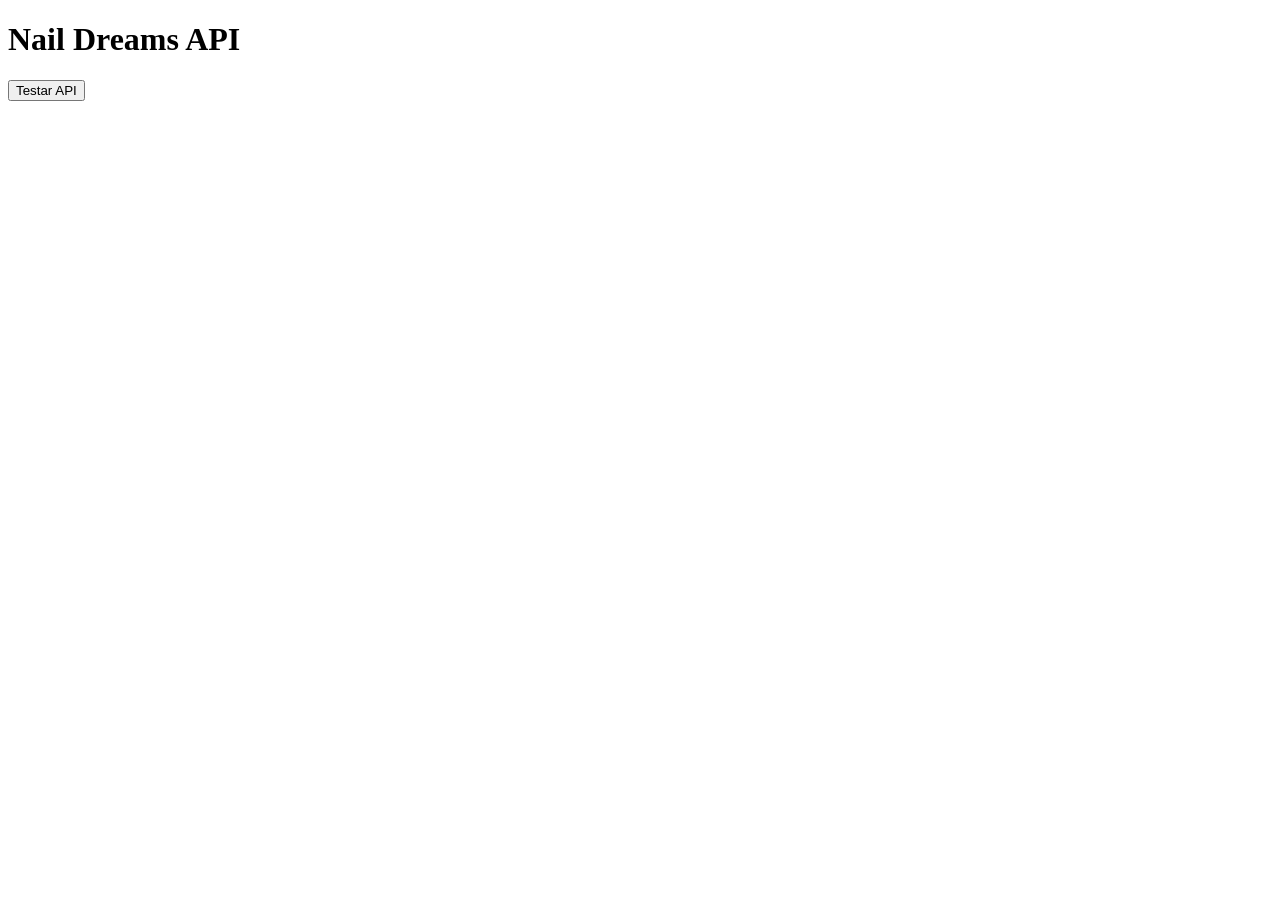
<file: index.html>
<!DOCTYPE html>
<html lang="pt-BR">
<head>
  <meta charset="UTF-8">
  <title>Nail Dreams</title>
  <link rel="manifest" href="/manifest.webmanifest">
  <link rel="apple-touch-icon" href="/assets/icons/apple-touch-icon.png">
  <link rel="icon" type="image/png" href="/assets/icons/favicon.png">
  <meta name="theme-color" content="#b98372">
</head>
<body>

  <h1>Nail Dreams API</h1>

  <button onclick="testarAPI()">Testar API</button>

  <pre id="resultado"></pre>

  <script src="config/config.js"></script>

  <script>
    async function testarAPI() {
      const response = await fetch(`${API_URL}?action=ping`);
      const data = await response.json();

      document.getElementById("resultado").textContent =
        JSON.stringify(data, null, 2);
    }
  </script>

</body>
</html>
</file>
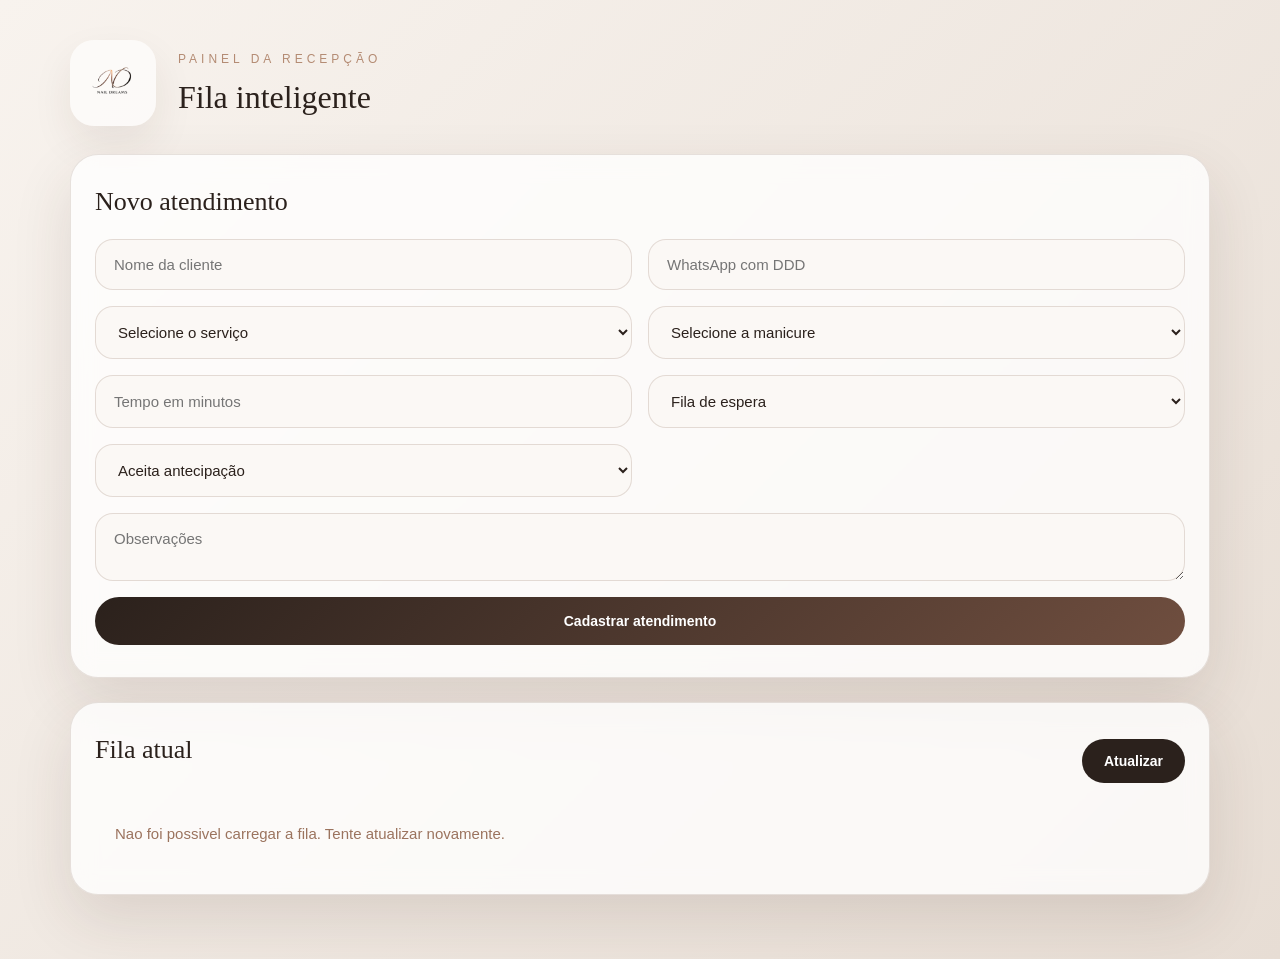
<file: admin.html>
<!DOCTYPE html>
<html lang="pt-BR">
<head>
  <meta charset="UTF-8">
  <meta name="viewport" content="width=device-width, initial-scale=1.0">
  <title>Admin | Nail Dreams</title>
  <link rel="manifest" href="/manifest.webmanifest">
  <link rel="apple-touch-icon" href="/assets/icons/apple-touch-icon.png">
  <link rel="icon" type="image/png" href="/assets/icons/favicon.png">
  <meta name="theme-color" content="#b98372">
  <link rel="stylesheet" href="css/style.css">
</head>
<body>
  <main class="admin-container">
    <header class="admin-header">
      <img src="assets/logo.png" alt="Nail Dreams" class="admin-logo">
      <div>
        <p class="eyebrow">Painel da recepção</p>
        <h1>Fila inteligente</h1>
      </div>
    </header>

    <section class="card admin-card">
      <h2>Novo atendimento</h2>

      <form id="formCadastro" class="admin-form">
        <input type="text" id="cliente" placeholder="Nome da cliente" required>
        <input type="tel" id="telefone" placeholder="WhatsApp com DDD" required>

        <select id="servico" required>
          <option value="">Selecione o serviço</option>
        </select>

        <select id="manicure" required>
          <option value="">Selecione a manicure</option>
        </select>

        <input type="number" id="tempoUsado" placeholder="Tempo em minutos">

        <select id="tipoAtendimento" required>
          <option value="Fila de espera">Fila de espera</option>
          <option value="Agendado">Agendado</option>
        </select>

        <div id="camposAgendamento" class="campos-agendamento" hidden>
          <label for="dataAtendimento">Data do atendimento</label>
          <input type="date" id="dataAtendimento">
          <label for="horaAtendimento">Horário do atendimento</label>
          <input type="time" id="horaAtendimento">
        </div>

        <p id="mensagemCadastro" class="form-message" role="alert" aria-live="polite" hidden></p>

        <select id="aceitaAntecipacao">
          <option value="Sim">Aceita antecipação</option>
          <option value="Não">Não aceita antecipação</option>
        </select>

        <textarea id="observacoes" placeholder="Observações"></textarea>

        <button type="submit">Cadastrar atendimento</button>
      </form>
    </section>

    <section class="card admin-card">
      <div class="section-title">
        <h2>Fila atual</h2>
        <button id="btnAtualizar" type="button">Atualizar</button>
      </div>

      <div id="filas" class="filas"></div>
    </section>

    <div class="modal" id="modalEditar">
  <div class="modal-card modal-editar-card">
    <h2>Editar atendimento</h2>

    <form id="formEditar" class="admin-form">
      <input type="hidden" id="editId">

      <input type="text" id="editCliente" placeholder="Nome da cliente" required>
      <input type="tel" id="editTelefone" placeholder="WhatsApp com DDD" required>

      <select id="editServico" required></select>
      <select id="editManicure" required></select>

      <input type="number" id="editTempoUsado" placeholder="Tempo em minutos">

      <select id="editTipoAtendimento">
        <option value="Fila de espera">Fila de espera</option>
        <option value="Agendado">Agendado</option>
      </select>

      <div id="editCamposAgendamento" class="campos-agendamento" hidden>
        <label for="editDataAtendimento">Data do atendimento</label>
        <input type="date" id="editDataAtendimento">
        <label for="editHoraAtendimento">Horário do atendimento</label>
        <input type="time" id="editHoraAtendimento">
      </div>

      <p id="mensagemEdicao" class="form-message" role="alert" aria-live="polite" hidden></p>

      <select id="editAceitaAntecipacao">
        <option value="Sim">Aceita antecipação</option>
        <option value="Não">Não aceita antecipação</option>
      </select>

      <textarea id="editObservacoes" placeholder="Observações"></textarea>

      <div class="modal-actions modal-actions-full">
        <button type="button" onclick="fecharModalEditar()">Cancelar</button>
        <button type="submit">Salvar alterações</button>
      </div>
    </form>
  </div>
</div>
  </main>

  <script src="config/config.js?v=20260708-2"></script>
  <script src="js/admin.js?v=20260716-1"></script>
</body>
</html>
</file>
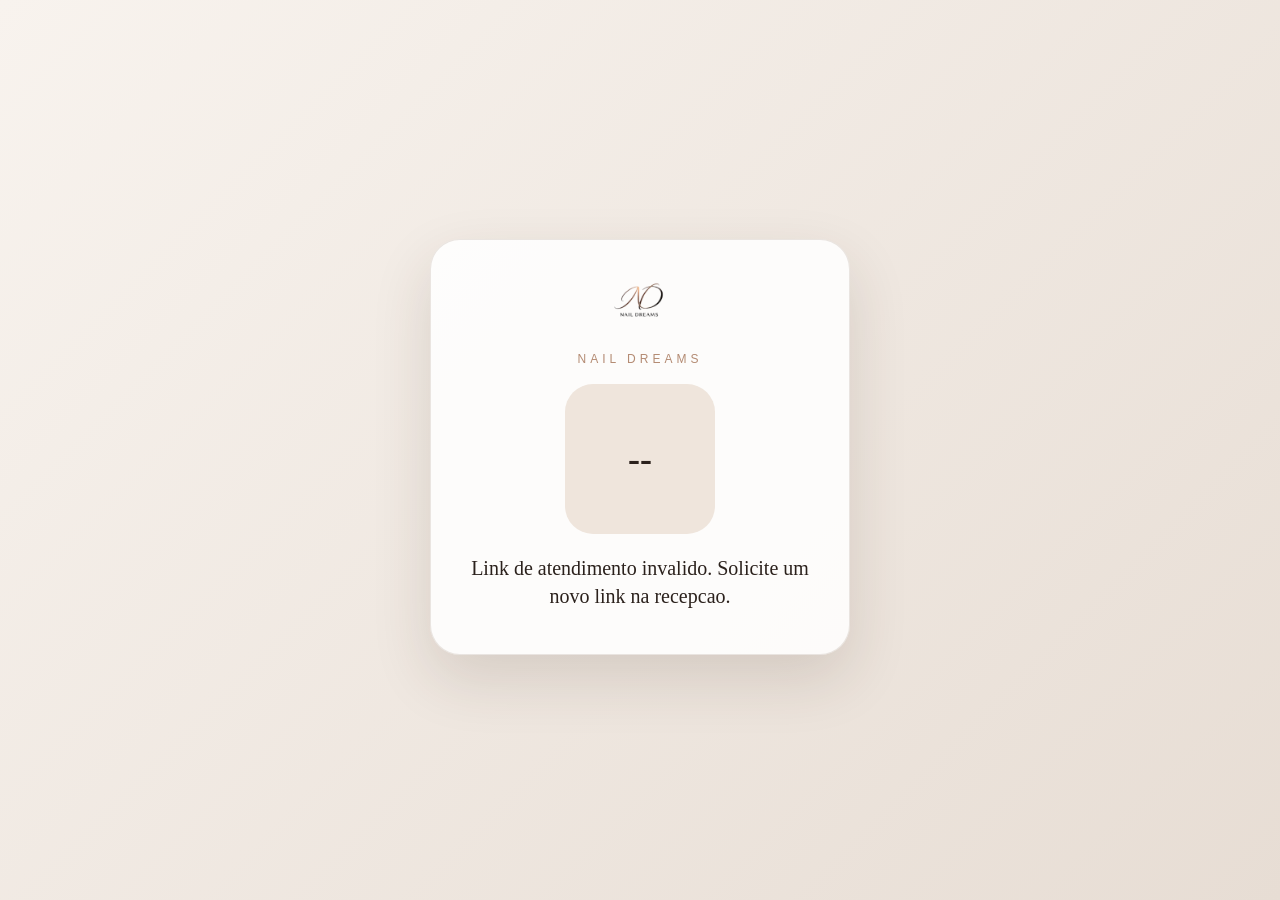
<file: cliente.html>
<!DOCTYPE html>
<html lang="pt-BR">
<head>
  <meta charset="UTF-8">
  <meta name="viewport" content="width=device-width, initial-scale=1.0">
  <title>Nail Dreams</title>
  <link rel="manifest" href="/manifest.webmanifest">
  <link rel="apple-touch-icon" href="/assets/icons/apple-touch-icon.png">
  <link rel="icon" type="image/png" href="/assets/icons/favicon.png">
  <meta name="theme-color" content="#b98372">
  <meta name="description" content="Acompanhe seu atendimento Nail Dreams.">

  <meta property="og:title" content="Nail Dreams">
  <meta property="og:description" content="Acompanhe seu atendimento Nail Dreams.">
  <meta property="og:image" content="https://agendanaildreams.netlify.app/assets/og-naildreams.png">
  <meta property="og:image:secure_url" content="https://agendanaildreams.netlify.app/assets/og-naildreams.png">
  <meta property="og:image:type" content="image/png">
  <meta property="og:image:width" content="1200">
  <meta property="og:image:height" content="630">
  <meta property="og:url" content="https://agendanaildreams.netlify.app/cliente.html">
  <meta property="og:type" content="website">

  <meta name="twitter:card" content="summary_large_image">
  <meta name="twitter:title" content="Nail Dreams">
  <meta name="twitter:description" content="Acompanhe seu atendimento Nail Dreams.">
  <meta name="twitter:image" content="https://agendanaildreams.netlify.app/assets/og-naildreams.png">
  <link rel="stylesheet" href="css/style.css?v=20260716-3">
</head>
<body>

  <main class="cliente-page">
    <section class="cliente-card">

      <img src="assets/logo.png" alt="Nail Dreams" class="cliente-logo">

      <p class="eyebrow">Nail Dreams</p>

      <div class="contador-box" id="resumoAtendimento">
        <strong id="contadorFila">--</strong>
        <span>pessoas à sua frente</span>
      </div>

      <h1 id="statusTitulo">Carregando...</h1>
      <p id="statusComplemento" class="status-complemento" hidden></p>

      <div class="cliente-info">
        <div>
          <span>Cliente</span>
          <strong id="cliente"></strong>
        </div>

        <div>
          <span>Serviço</span>
          <strong id="servico"></strong>
        </div>

        <div>
          <span>Manicure</span>
          <strong id="manicure"></strong>
        </div>

        <div id="dataAtendimentoBox" hidden>
          <span>Data do atendimento</span>
          <strong id="dataAtendimento"></strong>
        </div>

        <div id="horarioAtendimentoBox">
          <span>Tempo restante</span>
          <strong id="horario"></strong>
        </div>
      </div>

      <div class="cliente-actions">
        <button type="button" class="btn-reagendar" onclick="abrirModalReagendar()">
          Reagendar
        </button>

        <button type="button" class="btn-cancelar" onclick="abrirModalCancelar()">
          Cancelar
        </button>
      </div>

    </section>
  </main>

  <div class="modal" id="modalCancelar">
    <div class="modal-card">
      <h2>Cancelar atendimento?</h2>
      <p id="textoCancelar">Essa ação cancelará seu atendimento. Deseja continuar?</p>

      <div class="modal-actions">
        <button onclick="fecharModais()">Voltar</button>
        <button class="btn-cancelar" onclick="confirmarCancelamento()">Sim, cancelar</button>
      </div>
    </div>
  </div>

  <div class="modal" id="modalReagendar">
    <div class="modal-card">
      <h2>Escolha um novo horário</h2>
      <p>Selecione uma opção disponível para solicitar o reagendamento.</p>

      <div class="horarios-grid" id="horariosGrid"></div>

      <div class="modal-actions">
        <button onclick="fecharModais()">Voltar</button>
      </div>
    </div>
  </div>

  <script src="config/config.js?v=20260708-2"></script>
  <script src="js/cliente.js?v=20260716-3"></script>
</body>
</html>
</file>
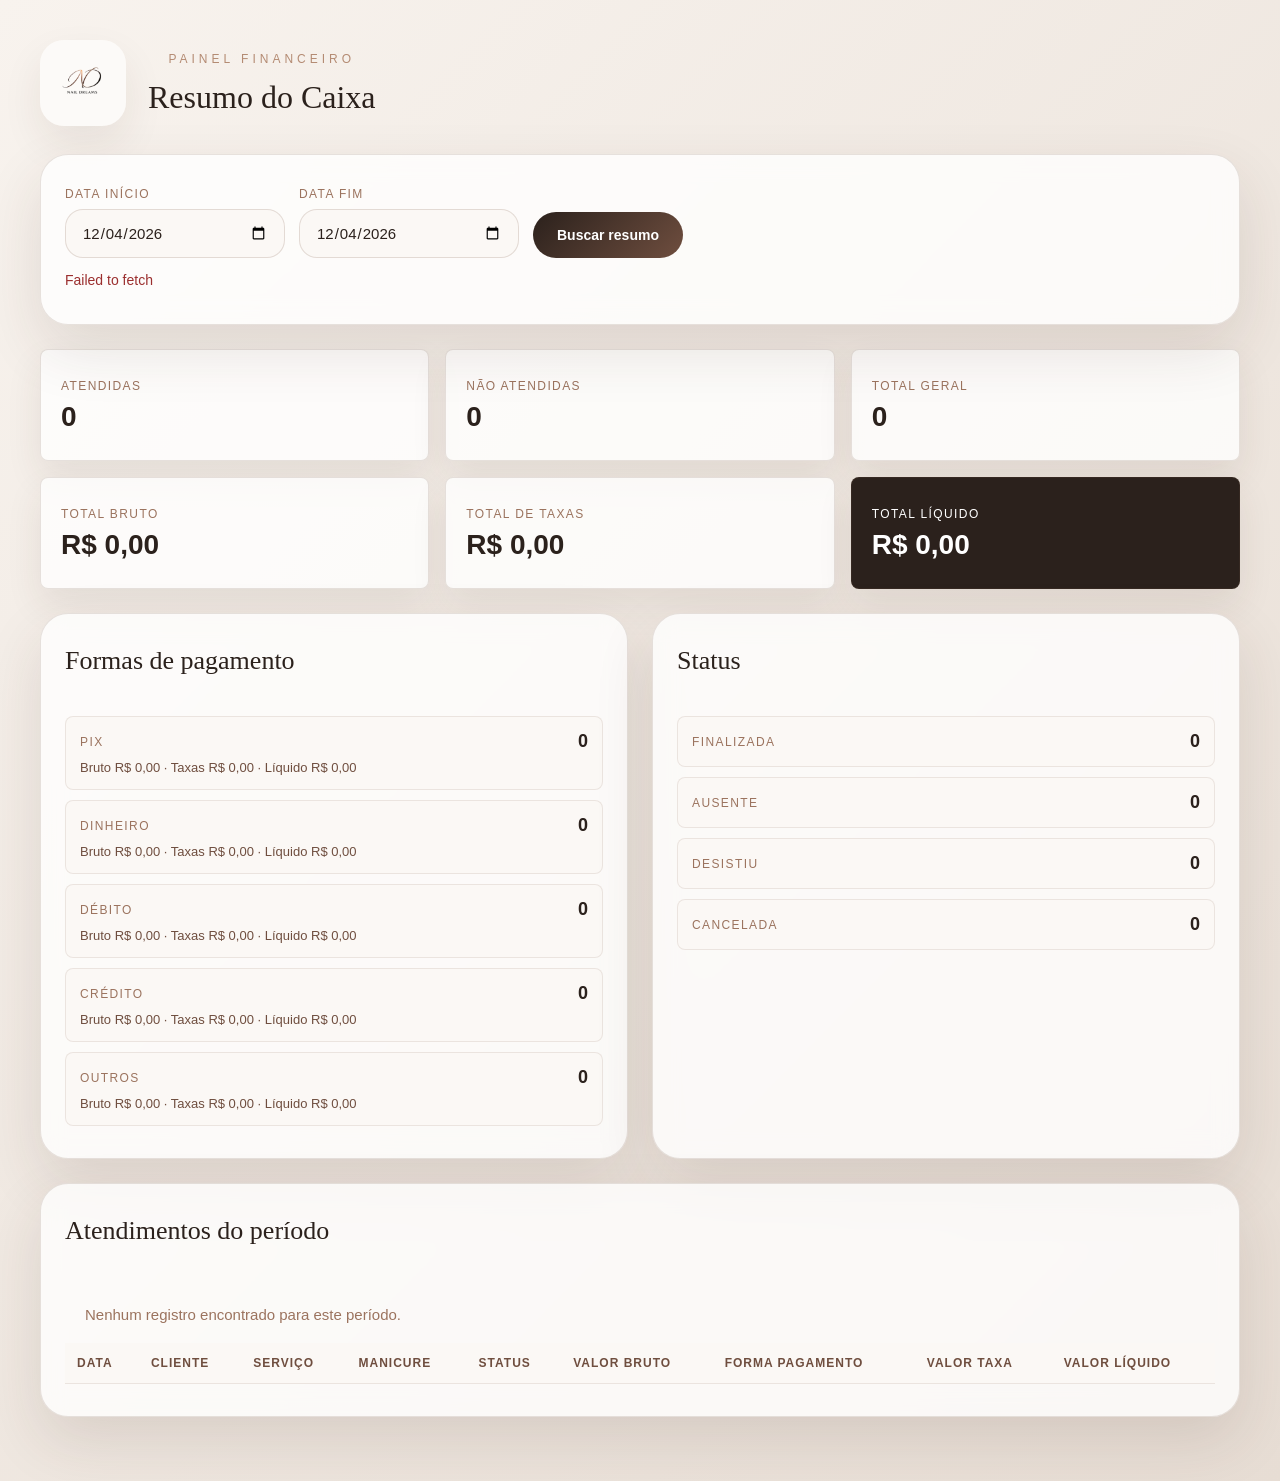
<file: resumo.html>
<!DOCTYPE html>
<html lang="pt-BR">
<head>
  <meta charset="UTF-8">
  <meta name="viewport" content="width=device-width, initial-scale=1.0">
  <title>Resumo do Caixa | Nail Dreams</title>
  <link rel="manifest" href="/manifest-resumo.webmanifest">
  <link rel="apple-touch-icon" href="/assets/icons/resumo-apple-touch-icon.png">
  <link rel="icon" type="image/png" href="/assets/icons/resumo-favicon.png">
  <meta name="theme-color" content="#b98372">
  <link rel="stylesheet" href="css/style.css">
  <link rel="stylesheet" href="css/resumo.css">
</head>
<body>
  <main class="admin-container resumo-container">
    <header class="admin-header">
      <img src="assets/logo.png" alt="Nail Dreams" class="admin-logo">
      <div>
        <p class="eyebrow">Painel financeiro</p>
        <h1>Resumo do Caixa</h1>
      </div>
    </header>

    <section class="card admin-card">
      <div class="resumo-toolbar">
        <label class="resumo-campo">
          <span>Data início</span>
          <input type="date" id="dataInicio">
        </label>

        <label class="resumo-campo">
          <span>Data fim</span>
          <input type="date" id="dataFim">
        </label>

        <button type="button" id="btnBuscarResumo">Buscar resumo</button>
      </div>

      <p id="resumoFeedback" class="resumo-feedback" aria-live="polite"></p>
    </section>

    <section class="resumo-grid" aria-label="Totais do caixa">
      <article class="resumo-card">
        <span>Atendidas</span>
        <strong id="totalAtendidas">0</strong>
      </article>

      <article class="resumo-card">
        <span>Não atendidas</span>
        <strong id="totalNaoAtendidas">0</strong>
      </article>

      <article class="resumo-card">
        <span>Total geral</span>
        <strong id="totalRegistros">0</strong>
      </article>

      <article class="resumo-card">
        <span>Total bruto</span>
        <strong id="totalBruto">R$ 0,00</strong>
      </article>

      <article class="resumo-card">
        <span>Total de taxas</span>
        <strong id="totalTaxas">R$ 0,00</strong>
      </article>

      <article class="resumo-card destaque">
        <span>Total líquido</span>
        <strong id="totalLiquido">R$ 0,00</strong>
      </article>
    </section>

    <section class="resumo-duas-colunas">
      <article class="card admin-card">
        <div class="section-title">
          <h2>Formas de pagamento</h2>
        </div>
        <div id="resumoPagamentos" class="resumo-lista"></div>
      </article>

      <article class="card admin-card">
        <div class="section-title">
          <h2>Status</h2>
        </div>
        <div id="resumoStatus" class="resumo-lista"></div>
      </article>
    </section>

    <section class="card admin-card">
      <div class="section-title">
        <h2>Atendimentos do período</h2>
        <span id="dataResumoLabel" class="resumo-data-label"></span>
      </div>

      <div id="resumoVazio" class="empty resumo-vazio">Nenhum registro encontrado para este período.</div>

      <div class="resumo-tabela-wrap">
        <table class="resumo-tabela">
          <thead>
            <tr>
              <th>Data</th>
              <th>Cliente</th>
              <th>Serviço</th>
              <th>Manicure</th>
              <th>Status</th>
              <th>Valor bruto</th>
              <th>Forma pagamento</th>
              <th>Valor taxa</th>
              <th>Valor líquido</th>
            </tr>
          </thead>
          <tbody id="resumoTabela"></tbody>
        </table>
      </div>
    </section>
  </main>

  <script src="config/config.js?v=20260708-2"></script>
  <script src="js/resumo.js?v=20260709-2"></script>
</body>
</html>
</file>
<file: css/style.css>
* {
  box-sizing: border-box;
  margin: 0;
  padding: 0;
}

body {
  min-height: 100vh;
  font-family: Arial, sans-serif;
  background: linear-gradient(135deg, #f8f3ee, #e7ddd4);
  color: #2b211c;
}

.container {
  width: 100%;
  max-width: 520px;
  min-height: 100vh;
  margin: 0 auto;
  padding: 40px 20px;
  display: flex;
  flex-direction: column;
  justify-content: center;
}

.logo {
  width: 120px;
  margin: 0 auto 28px;
  display: block;
}

.card {
  background: rgba(255, 255, 255, 0.78);
  border: 1px solid rgba(115, 85, 65, 0.16);
  border-radius: 28px;
  padding: 32px 24px;
  box-shadow: 0 24px 60px rgba(65, 43, 31, 0.12);
  backdrop-filter: blur(12px);
}

.eyebrow {
  font-size: 12px;
  letter-spacing: 4px;
  text-transform: uppercase;
  color: #9b735e;
  margin-bottom: 14px;
  text-align: center;
}

h1 {
  font-family: Georgia, serif;
  font-size: 32px;
  line-height: 1.08;
  font-weight: 500;
  color: #2b211c;
  margin-bottom: 28px;
}

.info {
  display: grid;
  gap: 14px;
}

.info-item {
  padding: 16px;
  border-radius: 18px;
  background: #fbf8f5;
  border: 1px solid rgba(115, 85, 65, 0.12);
}

.info-item span {
  display: block;
  font-size: 12px;
  text-transform: uppercase;
  letter-spacing: 1.8px;
  color: #9b735e;
  margin-bottom: 6px;
}

.info-item strong {
  font-size: 17px;
  font-weight: 600;
  color: #2b211c;
}

@media (max-width: 480px) {
  .container {
    padding: 28px 16px;
  }

  h1 {
    font-size: 28px;
  }

  .card {
    padding: 28px 20px;
  }
}

/* ADMIN - Nail Dreams */

.admin-container {
  width: 100%;
  max-width: 1180px;
  margin: 0 auto;
  padding: 40px 20px;
}

.admin-header {
  display: flex;
  align-items: center;
  gap: 22px;
  margin-bottom: 28px;
}

.admin-logo {
  width: 86px;
  height: 86px;
  object-fit: contain;
  background: rgba(255, 255, 255, 0.65);
  border-radius: 24px;
  padding: 12px;
  box-shadow: 0 18px 40px rgba(65, 43, 31, 0.08);
}

.admin-header h1 {
  margin-bottom: 0;
}

.admin-card {
  margin-bottom: 24px;
}

.admin-card h2 {
  font-family: Georgia, serif;
  font-size: 26px;
  font-weight: 500;
  color: #2b211c;
  margin-bottom: 22px;
}

.admin-form {
  display: grid;
  grid-template-columns: repeat(2, 1fr);
  gap: 16px;
}

.admin-form input,
.admin-form select,
.admin-form textarea {
  width: 100%;
  border: 1px solid rgba(115, 85, 65, 0.18);
  background: #fbf8f5;
  color: #2b211c;
  border-radius: 18px;
  padding: 16px 18px;
  font-size: 15px;
  font-family: Arial, sans-serif;
  outline: none;
  transition: all 0.2s ease;
}

.admin-form input:focus,
.admin-form select:focus,
.admin-form textarea:focus {
  border-color: #9b735e;
  box-shadow: 0 0 0 4px rgba(155, 115, 94, 0.12);
  background: #fff;
}

.admin-form textarea {
  min-height: 54px;
  resize: vertical;
  grid-column: span 2;
}

.admin-form button,
.section-title button,
.fila-actions button {
  border: none;
  border-radius: 999px;
  background: #2b211c;
  color: #fff;
  padding: 14px 22px;
  font-size: 14px;
  font-weight: 600;
  cursor: pointer;
  transition: all 0.2s ease;
}

.admin-form button {
  grid-column: span 2;
  padding: 16px 24px;
  background: linear-gradient(135deg, #2b211c, #6f4e3f);
}

.admin-form button:hover,
.section-title button:hover,
.fila-actions button:hover {
  transform: translateY(-1px);
  box-shadow: 0 12px 28px rgba(65, 43, 31, 0.18);
}

.section-title {
  display: flex;
  align-items: center;
  justify-content: space-between;
  gap: 16px;
  margin-bottom: 18px;
}

.filas {
  display: grid;
  grid-template-columns: repeat(2, 1fr);
  gap: 20px;
}

.fila-bloco {
  background: #fbf8f5;
  border: 1px solid rgba(115, 85, 65, 0.12);
  border-radius: 24px;
  padding: 18px;
}

.fila-bloco h3 {
  font-family: Georgia, serif;
  font-size: 24px;
  font-weight: 500;
  margin-bottom: 14px;
  color: #6f4e3f;
}

.fila-item {
  background: rgba(255, 255, 255, 0.85);
  border: 1px solid rgba(115, 85, 65, 0.1);
  border-radius: 20px;
  padding: 16px;
  margin-bottom: 12px;
}

.fila-item strong {
  display: block;
  font-size: 16px;
  color: #2b211c;
  margin-bottom: 6px;
}

.fila-item span {
  display: block;
  font-size: 13px;
  color: #9b735e;
  margin-bottom: 12px;
}

.fila-actions {
  display: grid;
  grid-template-columns: repeat(auto-fit, minmax(120px, 1fr));
  gap: 10px;
}

.fila-actions button {
  width: 100%;
  min-height: 44px;

  padding: 10px 14px;

  font-size: 13px;
  font-weight: 600;

  background: #6f4e3f;
}

.fila-actions button:nth-child(3) {
  background: #2b211c;
}

.fila-actions button:nth-child(4) {
  background: #b08a78;
}

.empty {
  color: #9b735e;
  font-size: 15px;
  padding: 20px;
}

@media (max-width: 760px) {
  .admin-header {
    align-items: flex-start;
  }

  .admin-form,
  .filas {
    grid-template-columns: 1fr;
  }

  .admin-form textarea,
  .admin-form button {
    grid-column: span 1;
  }

  .section-title {
    align-items: flex-start;
    flex-direction: column;
  }
}

/* Cards premium da fila */

.fila-topo {
  display: flex;
  justify-content: space-between;
  align-items: flex-start;
  gap: 14px;
}

.fila-horario {
  min-width: 90px;
  text-align: center;
  padding: 10px 14px;
  border-radius: 18px;
  background: #efe5dc;
  color: #6f4e3f;

  display: flex;
  flex-direction: column;
  align-items: center;
  justify-content: center;
}

.fila-horario small {
  display: block;
  font-size: 9px;
  font-weight: 700;
  letter-spacing: 1px;
  text-transform: uppercase;
  color: #9b735e;
  margin-bottom: 2px;
}

.fila-horario strong {
  font-size: 16px;
  font-weight: 700;
}

.fila-status {
  display: inline-block;
  margin: 10px 0 14px;
  padding: 8px 14px;
  border-radius: 999px;
  background: #eadfd6;
  color: #6f4e3f;
  font-size: 12px;
  font-weight: 700;
  letter-spacing: 0.7px;
  text-transform: uppercase;
}

.fila-alerta {
  margin: 0 0 14px;
  padding: 12px 14px;
  border-radius: 16px;
  background: #f3ece6;
  color: #5a3f34;
  font-size: 13px;
  font-weight: 600;
}

.fila-item.status-aguardando {
  border-left: 5px solid #b08a78;
}

.fila-item.status-chamada {
  border-left: 5px solid #6f4e3f;
}

.fila-item.status-em-atendimento {
  border-left: 5px solid #2b211c;
}

.fila-item.status-confirmou-retorno {
  border-left: 5px solid #8a6a55;
  background: #fffaf6;
}

.fila-item.status-antecipacao-oferecida {
  border-left: 5px solid #c29b7b;
}

.fila-item.status-recusou-antecipacao {
  opacity: 0.7;
}

.fila-item.status-confirmou-retorno .fila-status {
  background: #2b211c;
  color: #fff;
}

.fila-item.status-antecipacao-oferecida .fila-status {
  background: #6f4e3f;
  color: #fff;
}

.fila-item.status-em-atendimento .fila-status {
  background: #2b211c;
  color: #fff;
}

.fila-item.status-chamada .fila-status {
  background: #6f4e3f;
  color: #fff;
}

@media (max-width: 560px) {
  .fila-topo {
    flex-direction: column;
  }

  .fila-horario {
    text-align: left;
  }
}

.fila-horario small {
  display: block;
  font-size: 9px;
  font-weight: 700;
  letter-spacing: 1px;
  text-transform: uppercase;
  color: #9b735e;
  margin-bottom: 2px;
}

/* Ajuste mobile premium da fila */

.fila-bloco {
  background: transparent;
  border: none;
  padding: 0;
}

.fila-item {
  width: 100%;
  margin-bottom: 16px;
  padding: 18px;
  border-radius: 24px;
  background: rgba(255, 255, 255, 0.92);
  border: 1px solid rgba(115, 85, 65, 0.14);
  box-shadow: 0 14px 34px rgba(65, 43, 31, 0.08);
}

.fila-topo {
  display: grid;
  grid-template-columns: 1fr auto;
  gap: 12px;
  align-items: start;
}

.fila-item strong {
  font-size: 17px;
  line-height: 1.2;
}

.fila-item span {
  margin-top: 6px;
  margin-bottom: 0;
  font-size: 14px;
  color: #9b735e;
}

.fila-horario {
  min-width: 82px;
  padding: 9px 12px;
  border-radius: 18px;
}

.fila-status {
  margin: 14px 0 12px;
}

.fila-actions {
  display: flex;
  flex-wrap: nowrap;
  gap: 8px;
  overflow-x: auto;
  padding-bottom: 4px;
  -webkit-overflow-scrolling: touch;
}

.fila-actions button {
  flex: 0 0 auto;
  width: auto;
  min-width: 96px;
  min-height: 42px;
  padding: 10px 16px;
  border-radius: 999px;
  white-space: nowrap;
  font-size: 13px;
}

.fila-actions::-webkit-scrollbar {
  height: 4px;
}

.fila-actions::-webkit-scrollbar-thumb {
  background: rgba(111, 78, 63, 0.25);
  border-radius: 999px;
}

.filas {
  display: grid;
  grid-template-columns: 1fr;
  gap: 22px;
}

@media (min-width: 900px) {
  .filas {
    grid-template-columns: repeat(2, 1fr);
  }
}

@media (max-width: 560px) {
  .admin-container {
    padding: 24px 14px;
  }

  .admin-header {
    gap: 14px;
  }

  .admin-logo {
    width: 68px;
    height: 68px;
  }

  .admin-header h1 {
    font-size: 30px;
  }

  .admin-card {
    padding: 22px 16px;
  }

  .fila-item {
    padding: 16px;
    border-radius: 22px;
  }

  .fila-topo {
    grid-template-columns: 1fr auto;
  }

  .fila-horario {
    min-width: 76px;
  }

  .fila-actions {
    margin-left: -2px;
    margin-right: -2px;
  }
}

.fila-item {
  display: none;
}

.fila-card {
  width: 100%;
  margin-bottom: 16px;
  padding: 18px;
  border-radius: 24px;
  background: #fff;
  border: 1px solid rgba(115, 85, 65, 0.14);
  border-left: 5px solid #b08a78;
  box-shadow: 0 12px 28px rgba(65, 43, 31, 0.08);
}

.fila-card-header {
  display: flex;
  justify-content: space-between;
  align-items: flex-start;
  gap: 14px;
}

.fila-card-header strong {
  display: block;
  font-size: 18px;
  color: #2b211c;
  line-height: 1.2;
}

.fila-card-header span {
  display: block;
  margin-top: 6px;
  font-size: 14px;
  color: #9b735e;
}

.fila-actions {
  display: flex;
  flex-wrap: nowrap;
  gap: 8px;
  overflow-x: auto;
  padding: 4px 0 6px;
}

.fila-actions button {
  flex: 0 0 auto;
  min-width: 98px;
  height: 42px;
  border-radius: 999px;
  white-space: nowrap;
}

.fila-bloco {
  background: transparent;
  border: none;
  padding: 0;
}

@media (max-width: 560px) {
  .fila-card {
    padding: 16px;
  }

  .fila-card-header {
    gap: 10px;
  }

  .fila-horario {
    min-width: 92px;
  }
}

@media (max-width: 560px) {
  .fila-card {
    padding: 16px 14px;
    border-radius: 22px;
  }

  .fila-card-header {
    flex-direction: column;
  }

  .fila-horario {
    width: 100%;
    min-width: 0;
    margin-top: 8px;
  }

  .fila-actions {
    display: grid;
    grid-template-columns: repeat(2, 1fr);
    overflow-x: visible;
    gap: 8px;
  }

  .fila-actions button {
    width: 100%;
    min-width: 0;
    height: 42px;
    font-size: 12px;
    padding: 8px 10px;
  }

  .fila-status {
    width: fit-content;
    margin: 12px 0;
  }
}

.fila-collapse {
  padding: 0;
  overflow: hidden;
}

.fila-resumo {
  width: 100%;
  border: none;
  background: transparent;
  padding: 16px 18px;
  display: flex;
  align-items: center;
  justify-content: space-between;
  gap: 14px;
  cursor: pointer;
  color: #2b211c;
}

.fila-resumo span {
  font-size: 17px;
  font-weight: 700;
  text-align: left;
}

.fila-resumo strong {
  background: #efe5dc;
  color: #6f4e3f;
  border-radius: 999px;
  padding: 8px 14px;
  font-size: 14px;
  white-space: nowrap;
}

.fila-detalhes {
  display: none;
  padding: 0 18px 18px;
}

.fila-card.aberto .fila-detalhes {
  display: block;
}

.fila-servico {
  color: #9b735e;
  font-size: 14px;
  margin-bottom: 10px;
}

@media (max-width: 560px) {
  .fila-resumo {
    padding: 15px 14px;
  }

  .fila-detalhes {
    padding: 0 14px 16px;
  }

  .fila-resumo span {
    font-size: 16px;
  }
}

/* Tela premium da cliente */

.cliente-page {
  min-height: 100vh;
  padding: 18px;
  display: flex;
  align-items: center;
  justify-content: center;
  background: linear-gradient(135deg, #f8f3ee, #e7ddd4);
}

.cliente-card {
  width: 100%;
  max-width: 420px;
  max-height: 94vh;
  padding: 24px 22px;
  border-radius: 30px;
  background: rgba(255, 255, 255, 0.86);
  border: 1px solid rgba(115, 85, 65, 0.14);
  box-shadow: 0 24px 60px rgba(65, 43, 31, 0.14);
  overflow: hidden;
}

.cliente-logo {
  width: 78px;
  display: block;
  margin: 0 auto 10px;
}

.contador-box {
  margin: 14px auto 16px;
  width: 150px;
  height: 120px;
  border-radius: 28px;
  background: #efe5dc;
  color: #2b211c;
  display: flex;
  flex-direction: column;
  align-items: center;
  justify-content: center;
}

.contador-box strong {
  font-size: 54px;
  font-family: Georgia, serif;
  line-height: 1;
}

.contador-box span {
  margin-top: 6px;
  font-size: 11px;
  text-transform: uppercase;
  letter-spacing: 1px;
  color: #9b735e;
  text-align: center;
}

.cliente-card h1 {
  font-size: 24px;
  text-align: center;
  margin-bottom: 18px;
}

.cliente-info {
  display: grid;
  gap: 10px;
}

.cliente-info div {
  padding: 12px 14px;
  border-radius: 18px;
  background: #fbf8f5;
  border: 1px solid rgba(115, 85, 65, 0.12);
}

.cliente-info span {
  display: block;
  font-size: 10px;
  text-transform: uppercase;
  letter-spacing: 1.6px;
  color: #9b735e;
  margin-bottom: 4px;
}

.cliente-info strong {
  font-size: 15px;
  color: #2b211c;
}

.cliente-actions {
  display: grid;
  grid-template-columns: 1fr 1fr;
  gap: 10px;
  margin-top: 16px;
}

.cliente-actions button,
.modal-actions button,
.horarios-grid button {
  border: none;
  border-radius: 999px;
  padding: 13px 14px;
  font-weight: 700;
  cursor: pointer;
}

.btn-reagendar {
  background: #6f4e3f;
  color: #fff;
}

.btn-cancelar {
  background: #8f3f35;
  color: #fff;
}

.modal {
  position: fixed;
  inset: 0;
  display: none;
  align-items: center;
  justify-content: center;
  padding: 18px;
  background: rgba(43, 33, 28, 0.35);
  backdrop-filter: blur(8px);
}

.modal.ativo {
  display: flex;
}

.modal-card {
  width: 100%;
  max-width: 360px;
  padding: 24px;
  border-radius: 26px;
  background: #fffaf6;
  box-shadow: 0 24px 60px rgba(43, 33, 28, 0.25);
}

.modal-card h2 {
  font-family: Georgia, serif;
  font-size: 25px;
  margin-bottom: 8px;
  color: #2b211c;
}

.modal-card p {
  color: #6f4e3f;
  font-size: 14px;
  margin-bottom: 18px;
}

.modal-actions {
  display: flex;
  gap: 10px;
  justify-content: flex-end;
}

.modal-actions button:first-child {
  background: #efe5dc;
  color: #6f4e3f;
}

.horarios-grid {
  display: grid;
  grid-template-columns: repeat(3, 1fr);
  gap: 10px;
  margin-bottom: 18px;
}

.horarios-grid button {
  background: #efe5dc;
  color: #6f4e3f;
}

@media (max-height: 740px) {
  .cliente-card {
    padding: 18px;
  }

  .cliente-logo {
    width: 58px;
  }

  .contador-box {
    width: 130px;
    height: 96px;
  }

  .contador-box strong {
    font-size: 44px;
  }

  .cliente-card h1 {
    font-size: 21px;
    margin-bottom: 12px;
  }

  .cliente-info div {
    padding: 10px 12px;
  }
}

.modal-editar-card {
  max-width: 620px;
}

.modal-editar-card .admin-form {
  grid-template-columns: repeat(2, 1fr);
}

.modal-actions-full {
  grid-column: span 2;
  justify-content: flex-end;
}

.modal-actions-full button:last-child {
  background: linear-gradient(135deg, #2b211c, #6f4e3f);
  color: #fff;
}

@media (max-width: 560px) {
  .modal-editar-card {
    max-height: 92vh;
    overflow-y: auto;
  }

  .modal-editar-card .admin-form {
    grid-template-columns: 1fr;
  }

  .modal-actions-full {
    grid-column: span 1;
  }
}

/* Correção modal editar no mobile */

#modalEditar {
  align-items: flex-start;
  justify-content: center;
  overflow-y: auto;
  padding: 18px 12px;
}

#modalEditar .modal-card {
  margin: 20px 0;
  width: 100%;
}

@media (max-width: 560px) {
  #modalEditar {
    align-items: flex-start;
    overflow-y: auto;
  }

  #modalEditar .modal-editar-card {
    width: 100%;
    max-width: 100%;
    max-height: none;
    min-height: auto;
    padding: 20px 16px;
    border-radius: 24px;
  }

  #modalEditar .admin-form {
    display: grid;
    grid-template-columns: 1fr;
    gap: 12px;
  }

  #modalEditar .admin-form input,
  #modalEditar .admin-form select,
  #modalEditar .admin-form textarea {
    min-height: 48px;
    font-size: 15px;
  }

  #modalEditar .modal-actions-full {
    display: grid;
    grid-template-columns: 1fr 1fr;
    gap: 10px;
  }
}

.fila-indicador {
  display: flex !important;
  flex-direction: column;
  align-items: center;
  justify-content: center;
  min-width: 92px;
  padding: 8px 14px;
  border-radius: 999px;
  background: #efe5dc;
  color: #2b211c;
  font-size: 15px;
  line-height: 1.1;
}

.fila-indicador small {
  font-size: 9px;
  letter-spacing: 1px;
  text-transform: uppercase;
  color: #9b735e;
  margin-bottom: 3px;
}

.admin-form button:disabled {
  opacity: 0.6;
  cursor: not-allowed;
  transform: none;
}

/* ==============================================
   Tela do Cliente - Híbrido (Fila + Agendado)
   ============================================== */

.cliente-page {
  min-height: 100vh;
  padding: 18px;
  display: flex;
  align-items: center;
  justify-content: center;
  background: linear-gradient(135deg, #f8f3ee, #e7ddd4);
}

.cliente-card {
  width: 100%;
  max-width: 420px;
  max-height: 94vh;
  padding: 24px 22px;
  border-radius: 30px;
  background: rgba(255, 255, 255, 0.86);
  border: 1px solid rgba(115, 85, 65, 0.14);
  box-shadow: 0 24px 60px rgba(65, 43, 31, 0.14);
  overflow: hidden;
}

/* Logo */
.cliente-logo {
  width: 78px;
  display: block;
  margin: 0 auto 10px;
}

/* Nome do studio */
.eyebrow {
  text-align: center;
  letter-spacing: 4px;
  text-transform: uppercase;
  color: #b48b73;
  font-size: 12px;
}

/* Quadrado contador - emoji ou número */
.contador-box {
  width: 150px;
  height: 150px;
  border-radius: 28px;
  background: #efe5dc;
  color: #2b211c;
  display: flex;
  align-items: center;
  justify-content: center;
  margin: 18px auto;
}

.contador-box strong {
  font-size: 80px;
  line-height: 1;
}

/* Frase principal */
#statusTitulo {
  text-align: center;
  font-size: 20px;
  margin: 20px 0 16px;
  line-height: 1.4;
}

/* Informações básicas */
.cliente-info {
  display: grid;
  gap: 10px;
}

.cliente-info div {
  padding: 12px 14px;
  border-radius: 18px;
  background: #fbf8f5;
  border: 1px solid rgba(115, 85, 65, 0.12);
}

.cliente-info span {
  display: block;
  font-size: 10px;
  text-transform: uppercase;
  letter-spacing: 1.6px;
  color: #9b735e;
  margin-bottom: 4px;
}

.cliente-info strong {
  font-size: 15px;
  color: #2b211c;
}

/* Ações da cliente */
.cliente-actions {
  display: grid;
  grid-template-columns: 1fr 1fr;
  gap: 10px;
  margin-top: 18px;
}

.btn-reagendar {
  background: #6f4e3f;
  color: #fff;
  border-radius: 999px;
  padding: 13px 14px;
  font-weight: 700;
}

.btn-cancelar {
  background: #8f3f35;
  color: #fff;
  border-radius: 999px;
  padding: 13px 14px;
  font-weight: 700;
}

/* Modais */
.modal {
  position: fixed;
  inset: 0;
  display: none;
  align-items: center;
  justify-content: center;
  padding: 18px;
  background: rgba(43, 33, 28, 0.35);
  backdrop-filter: blur(8px);
}

.modal.ativo {
  display: flex;
}

.modal-card {
  width: 100%;
  max-width: 360px;
  padding: 24px;
  border-radius: 26px;
  background: #fffaf6;
  box-shadow: 0 24px 60px rgba(43, 33, 28, 0.25);
}

.modal-card h2 {
  font-family: Georgia, serif;
  font-size: 25px;
  margin-bottom: 8px;
  color: #2b211c;
}

.modal-card p {
  color: #6f4e3f;
  font-size: 14px;
  margin-bottom: 18px;
}

.modal-actions {
  display: flex;
  gap: 10px;
  justify-content: flex-end;
}

.modal-actions button:first-child {
  background: #efe5dc;
  color: #6f4e3f;
}

.horarios-grid {
  display: grid;
  grid-template-columns: repeat(3, 1fr);
  gap: 10px;
  margin-bottom: 18px;
}

.horarios-grid button {
  background: #efe5dc;
  color: #6f4e3f;
  border-radius: 999px;
  padding: 10px 12px;
  font-weight: 600;
}

/* Mobile adjustments */
@media (max-width: 560px) {
  .cliente-card {
    padding: 18px 14px;
    max-height: 90vh;
  }

  .cliente-logo {
    width: 58px;
  }

  .contador-box {
    width: 130px;
    height: 130px;
  }

  .contador-box strong {
    font-size: 72px;
  }

  .cliente-card h1 {
    font-size: 18px;
    margin-bottom: 12px;
  }

  .cliente-info div {
    padding: 10px 12px;
  }

  .cliente-actions {
    grid-template-columns: 1fr 1fr;
    gap: 8px;
  }
}

.alerta-lembrete button {
  background: #f5a623; /* cor de alerta elegante */
  color: #fff;
  border: none;
  border-radius: 999px;
  padding: 6px 10px;
  font-weight: 700;
  cursor: pointer;
  font-size: 12px;
}

.alerta-lembrete {
  display: flex;
  justify-content: space-between;
  align-items: center;
  gap: 6px;
  background: #fff3e0;
  color: #a33b2c;
  padding: 6px 10px;
  border-radius: 12px;
  margin-bottom: 6px;
  font-weight: 600;
  font-size: 13px;
}


/* Cliente Ausente */
.cliente-card .emoji-container {
  display: flex;
  justify-content: center; /* centraliza horizontalmente */
  align-items: center;     /* centraliza verticalmente */
  font-size: 80px;         /* aumenta o tamanho do emoji */
  margin: 20px 0;          /* espaço acima e abaixo */
}

.cliente-card .mensagem-principal {
  text-align: center;      /* centraliza a frase */
  font-size: 18px;
  line-height: 1.5;
  margin-bottom: 20px;
}

.cliente-card .acoes-agendamento {
  display: flex;
  justify-content: center; /* centraliza os botões horizontalmente */
  gap: 15px;               /* espaço entre os botões */
  margin-top: 20px;
}

.cliente-card .acoes-agendamento .btn-instagram,
.cliente-card .acoes-agendamento .btn-reagendar {
  padding: 12px 25px;
  font-size: 16px;
  border-radius: 8px;
  border: none;
  cursor: pointer;
  transition: background-color 0.3s;
}

.cliente-card .acoes-agendamento .btn-instagram {
  background-color: #6f4f3f; /* marrom do site */
  color: #fff;
}

.cliente-card .acoes-agendamento .btn-instagram:hover {
  background-color: #5a3f33;
}

.cliente-card .acoes-agendamento .btn-reagendar {
  background-color: #a14b3d; /* vermelho escuro do site */
  color: #fff;
}

.cliente-card .acoes-agendamento .btn-reagendar:hover {
  background-color: #862f25;
}

.cliente-card .acoes-agendamento {
  display: flex;
  justify-content: center;
  gap: 15px;
  margin-top: 20px;
}

.cliente-card .acoes-agendamento .btn-instagram,
.cliente-card .acoes-agendamento .btn-reagendar {
  padding: 12px 25px;
  font-size: 16px;
  border-radius: 8px;
  border: none;
  cursor: pointer;
}

.cliente-card .acoes-agendamento .btn-instagram {
  background-color: #6f4f3f; /* marrom */
  color: #fff;
}

.cliente-card .acoes-agendamento .btn-instagram:hover {
  background-color: #5a3f33;
}

.cliente-card .acoes-agendamento .btn-reagendar {
  background-color: #a14b3d; /* vermelho escuro */
  color: #fff;
}

.cliente-card .acoes-agendamento .btn-reagendar:hover {
  background-color: #862f25;
}


.cliente-card .acoes-agendamento {
  display: flex;
  justify-content: center;
  gap: 15px;
  margin-top: 20px;
}

.cliente-card .acoes-agendamento .btn-instagram,
.cliente-card .acoes-agendamento .btn-reagendar {
  padding: 12px 25px;
  font-size: 16px;
  border-radius: 8px;
  border: none;
  cursor: pointer;
}

.cliente-card .acoes-agendamento .btn-instagram {
  background-color: #6f4f3f;
  color: #fff;
}

.cliente-card .acoes-agendamento .btn-instagram:hover {
  background-color: #5a3f33;
}

.cliente-card .acoes-agendamento .btn-reagendar {
  background-color: #a14b3d;
  color: #fff;
}

.cliente-card .acoes-agendamento .btn-reagendar:hover {
  background-color: #862f25;
}

/* Botões da página cliente */
.cliente-card .acoes-agendamento {
  display: flex;
  justify-content: center;
  gap: 15px;
  margin-top: 20px;
}

/* Botões Reagendar e Instagram */
.cliente-card .acoes-agendamento .btn-reagendar,
.cliente-card .acoes-agendamento .btn-instagram {
  padding: 12px 25px;
  font-size: 16px;
  border-radius: 8px;
  border: none;
  cursor: pointer;
  transition: background-color 0.3s;
}

/* Botão Instagram com cor gradient estilo Instagram */
.cliente-card .acoes-agendamento .btn-instagram {
  background: linear-gradient(45deg, #feda75, #fa7e1e, #d62976, #962fbf, #4f5bd5);
  color: #fff;
}

.cliente-card .acoes-agendamento .btn-instagram:hover {
  filter: brightness(1.1);
}

/* Botão Reagendar permanece marrom */
.cliente-card .acoes-agendamento .btn-reagendar {
  background-color: #6f4f3f; /* marrom do site */
  color: #fff;
}

.cliente-card .acoes-agendamento .btn-reagendar:hover {
  background-color: #5a3f33;
}
.campos-agendamento { display: contents; }
.campos-agendamento[hidden] { display: none; }
.admin-form label { font-weight: 600; }
.form-message { margin: 0; color: #9f2430; font-weight: 600; }

.contador-box.resumo-agendado {
  flex-direction: column;
  gap: 7px;
  width: min(100%, 310px);
  min-width: 250px;
  height: auto;
  min-height: 178px;
  padding: 24px 22px;
  box-sizing: border-box;
  text-align: center;
  overflow: hidden;
}

.contador-box.resumo-agendado strong {
  max-width: 100%;
  font-size: clamp(34px, 10vw, 42px);
  line-height: 1.15;
  white-space: nowrap;
}

.contador-box.resumo-agendado span:last-child {
  font-size: 18px;
  text-transform: none;
}

/* Permite que todo o conteúdo da cliente seja alcançado em telas baixas. */
.cliente-page {
  min-height: 100vh;
  min-height: 100dvh;
  padding-bottom: max(24px, env(safe-area-inset-bottom));
  box-sizing: border-box;
  overflow-x: hidden;
}

.cliente-card {
  max-height: none;
  margin: auto;
  padding-bottom: max(24px, calc(18px + env(safe-area-inset-bottom)));
  overflow: visible;
  box-sizing: border-box;
}

.cliente-actions {
  grid-template-columns: repeat(2, minmax(0, 1fr));
  margin-bottom: 2px;
}

.cliente-actions button {
  width: 100%;
  min-width: 0;
}

@media (max-width: 360px) {
  .cliente-page {
    padding-inline: 10px;
  }

  .contador-box.resumo-agendado {
    width: 100%;
    min-width: 0;
    padding-inline: 14px;
  }

  .cliente-actions {
    gap: 6px;
  }

  .cliente-actions button {
    padding-inline: 8px;
    font-size: 13px;
  }
}

/* Versão compacta: data e horário já aparecem no resumo superior. */
.cliente-card.atendimento-agendado {
  padding-top: 18px;
  padding-bottom: max(20px, calc(12px + env(safe-area-inset-bottom)));
}

.cliente-card.atendimento-agendado .cliente-logo {
  width: 56px;
  margin-bottom: 4px;
}

.cliente-card.atendimento-agendado .eyebrow {
  margin-block: 4px;
}

.cliente-card.atendimento-agendado .contador-box.resumo-agendado {
  min-height: 160px;
  margin: 10px auto 12px;
  padding-block: 18px;
}

.cliente-card.atendimento-agendado #statusTitulo {
  margin: 10px 0 12px;
}

.cliente-card.atendimento-agendado .cliente-info {
  gap: 7px;
}

.cliente-card.atendimento-agendado .cliente-info > div {
  padding-block: 9px;
}

.cliente-card.atendimento-agendado .cliente-actions {
  margin-top: 12px;
}

@media (max-height: 700px) {
  .cliente-card.atendimento-agendado {
    padding-top: 12px;
  }

  .cliente-card.atendimento-agendado .cliente-logo {
    width: 48px;
  }

  .cliente-card.atendimento-agendado .contador-box.resumo-agendado {
    min-height: 146px;
    margin-block: 7px;
    padding-block: 14px;
  }

  .cliente-card.atendimento-agendado #statusTitulo {
    margin-block: 7px;
  }
}

.cliente-card.atendimento-concluido {
  padding-top: 18px;
  padding-bottom: max(22px, calc(14px + env(safe-area-inset-bottom)));
}

.cliente-card.atendimento-concluido .cliente-logo {
  width: 58px;
  margin-bottom: 4px;
}

.cliente-card.atendimento-concluido .contador-box {
  width: min(100%, 280px);
  height: auto;
  min-height: 150px;
  flex-direction: column;
  gap: 8px;
  margin: 12px auto;
  padding: 20px;
  box-sizing: border-box;
  text-align: center;
}

.cliente-card.atendimento-concluido .contador-box strong {
  font-size: clamp(30px, 9vw, 40px);
  text-transform: uppercase;
}

.cliente-card.atendimento-concluido #statusTitulo {
  margin: 10px 0 6px;
}

.status-complemento {
  margin: 0 0 12px;
  color: #6f4e3f;
  line-height: 1.45;
  text-align: center;
}

.cliente-card.atendimento-concluido .cliente-info {
  gap: 7px;
}

.cliente-card.atendimento-concluido .cliente-info > div {
  padding-block: 9px;
}

.cliente-card.atendimento-concluido .cliente-actions {
  margin-top: 12px;
}

.btn-instagram,
.btn-google {
  border: 0;
  border-radius: 999px;
  padding: 13px 12px;
  color: #fff;
  font-weight: 700;
  cursor: pointer;
}

.btn-instagram { background: #6f4e3f; }
.btn-google { background: #8f3f35; }
</file>
<file: css/resumo.css>
.resumo-container {
  max-width: 1240px;
}

.resumo-toolbar {
  display: flex;
  align-items: end;
  gap: 14px;
  flex-wrap: wrap;
}

.resumo-campo {
  display: grid;
  gap: 8px;
  min-width: 220px;
}

.resumo-campo span,
.resumo-card span,
.resumo-item span,
.resumo-data-label {
  font-size: 12px;
  letter-spacing: 1.4px;
  text-transform: uppercase;
  color: #9b735e;
}

.resumo-campo input {
  width: 100%;
  border: 1px solid rgba(115, 85, 65, 0.18);
  background: #fbf8f5;
  color: #2b211c;
  border-radius: 18px;
  padding: 14px 16px;
  font-size: 15px;
  font-family: Arial, sans-serif;
  outline: none;
}

.resumo-campo input:focus {
  border-color: #9b735e;
  box-shadow: 0 0 0 4px rgba(155, 115, 94, 0.12);
  background: #fff;
}

.resumo-toolbar button {
  border: none;
  border-radius: 999px;
  background: linear-gradient(135deg, #2b211c, #6f4e3f);
  color: #fff;
  padding: 15px 24px;
  font-size: 14px;
  font-weight: 600;
  cursor: pointer;
  transition: all 0.2s ease;
}

.resumo-toolbar button:hover {
  transform: translateY(-1px);
  box-shadow: 0 12px 28px rgba(65, 43, 31, 0.18);
}

.resumo-toolbar button:disabled {
  opacity: 0.65;
  cursor: not-allowed;
  transform: none;
  box-shadow: none;
}

.resumo-feedback {
  min-height: 20px;
  margin-top: 14px;
  color: #6f4e3f;
  font-size: 14px;
}

.resumo-feedback.erro {
  color: #9b2f2f;
}

.resumo-grid {
  display: grid;
  grid-template-columns: repeat(3, minmax(0, 1fr));
  gap: 16px;
  margin-bottom: 24px;
}

.resumo-card {
  min-height: 112px;
  display: grid;
  align-content: center;
  gap: 10px;
  background: rgba(255, 255, 255, 0.78);
  border: 1px solid rgba(115, 85, 65, 0.16);
  border-radius: 8px;
  padding: 20px;
  box-shadow: 0 16px 36px rgba(65, 43, 31, 0.09);
}

.resumo-card strong {
  font-size: 28px;
  line-height: 1;
  color: #2b211c;
}

.resumo-card.destaque {
  background: #2b211c;
}

.resumo-card.destaque span,
.resumo-card.destaque strong {
  color: #fff;
}

.resumo-duas-colunas {
  display: grid;
  grid-template-columns: repeat(2, minmax(0, 1fr));
  gap: 24px;
}

.resumo-lista {
  display: grid;
  gap: 10px;
}

.resumo-item {
  display: grid;
  grid-template-columns: 1fr auto;
  gap: 8px 14px;
  align-items: center;
  background: #fbf8f5;
  border: 1px solid rgba(115, 85, 65, 0.12);
  border-radius: 8px;
  padding: 14px;
}

.resumo-item strong {
  font-size: 18px;
  color: #2b211c;
}

.resumo-item small {
  grid-column: 1 / -1;
  color: #6f4e3f;
  font-size: 13px;
}

.resumo-tabela-wrap {
  width: 100%;
  overflow-x: auto;
}

.resumo-tabela {
  width: 100%;
  min-width: 960px;
  border-collapse: collapse;
}

.resumo-tabela th,
.resumo-tabela td {
  padding: 13px 12px;
  border-bottom: 1px solid rgba(115, 85, 65, 0.12);
  text-align: left;
  font-size: 14px;
  vertical-align: top;
}

.resumo-tabela th {
  color: #6f4e3f;
  font-size: 12px;
  letter-spacing: 1px;
  text-transform: uppercase;
  background: #fbf8f5;
}

.resumo-tabela td.valor {
  white-space: nowrap;
  font-weight: 600;
}

.resumo-vazio {
  display: none;
}

.resumo-vazio.ativo {
  display: block;
}

@media (max-width: 780px) {
  .resumo-grid,
  .resumo-duas-colunas {
    grid-template-columns: 1fr;
  }

  .resumo-toolbar {
    align-items: stretch;
  }

  .resumo-campo,
  .resumo-toolbar button {
    width: 100%;
  }
}
</file>
